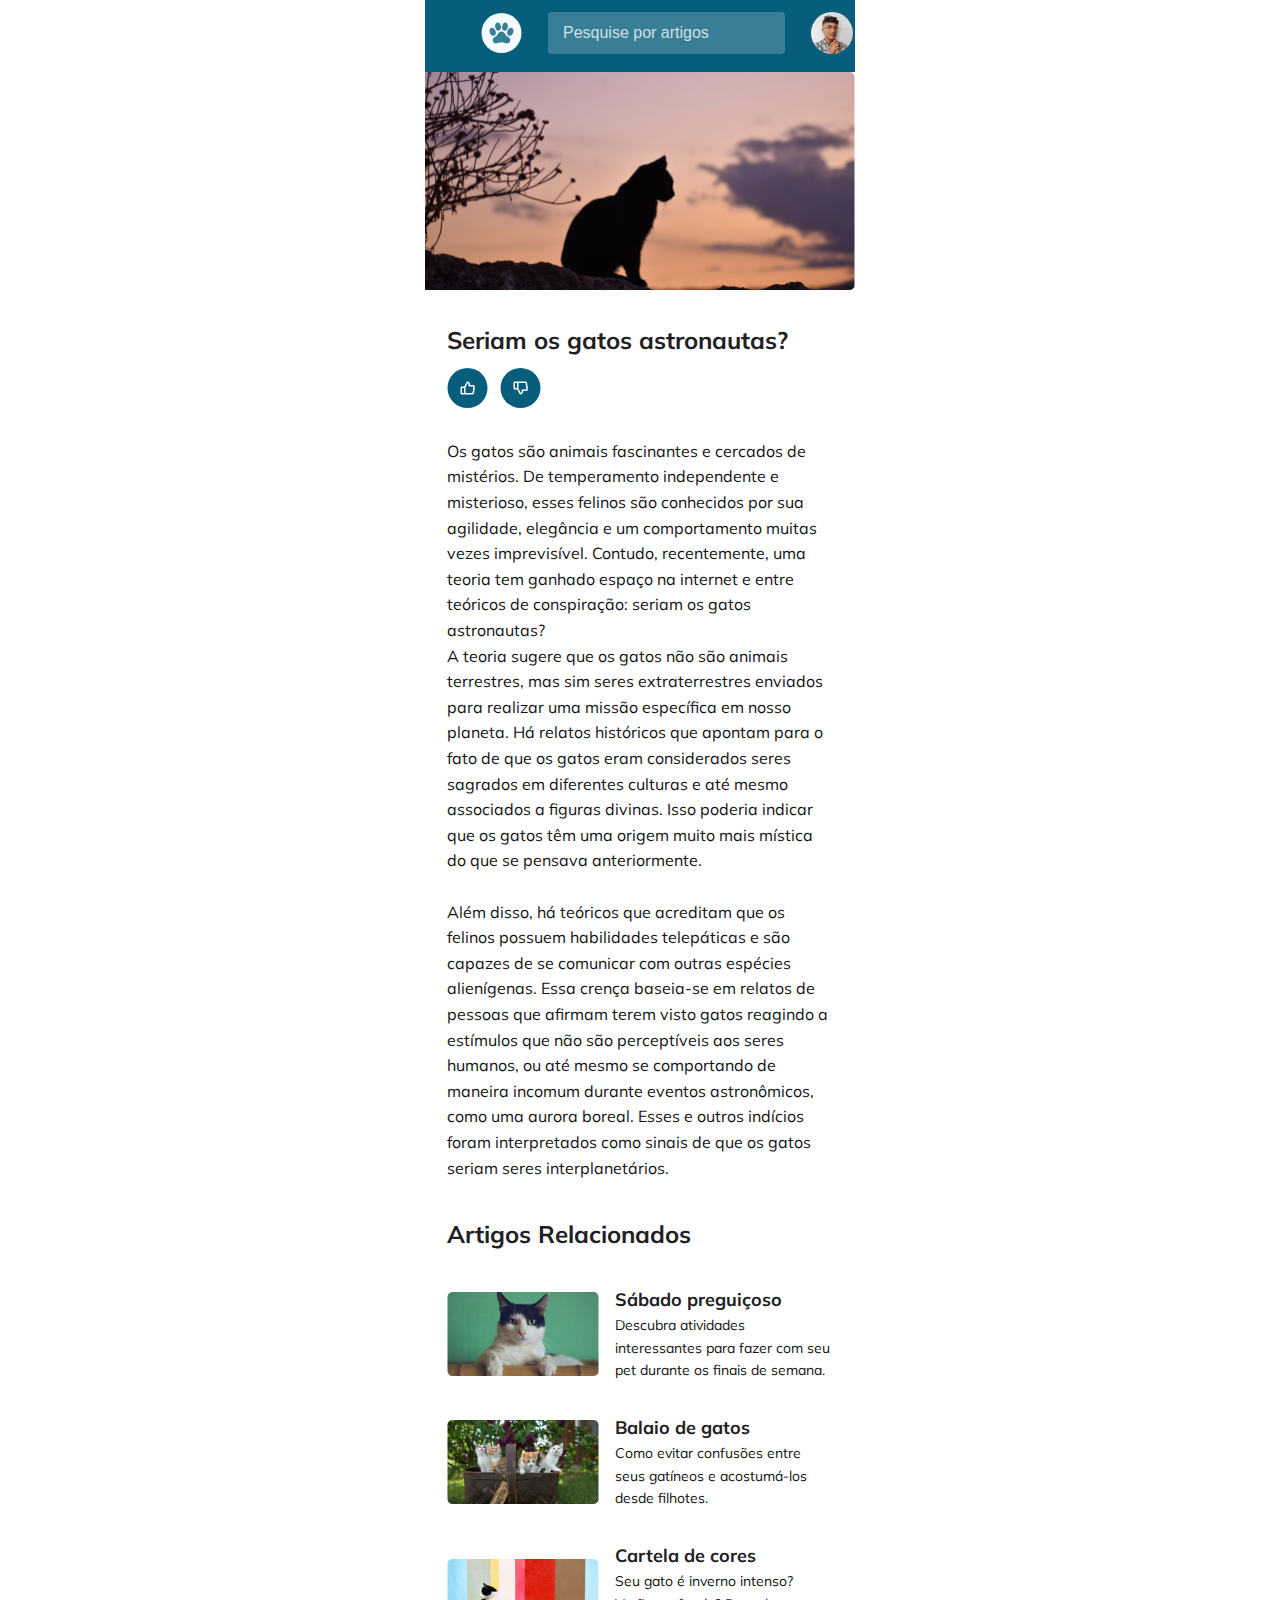
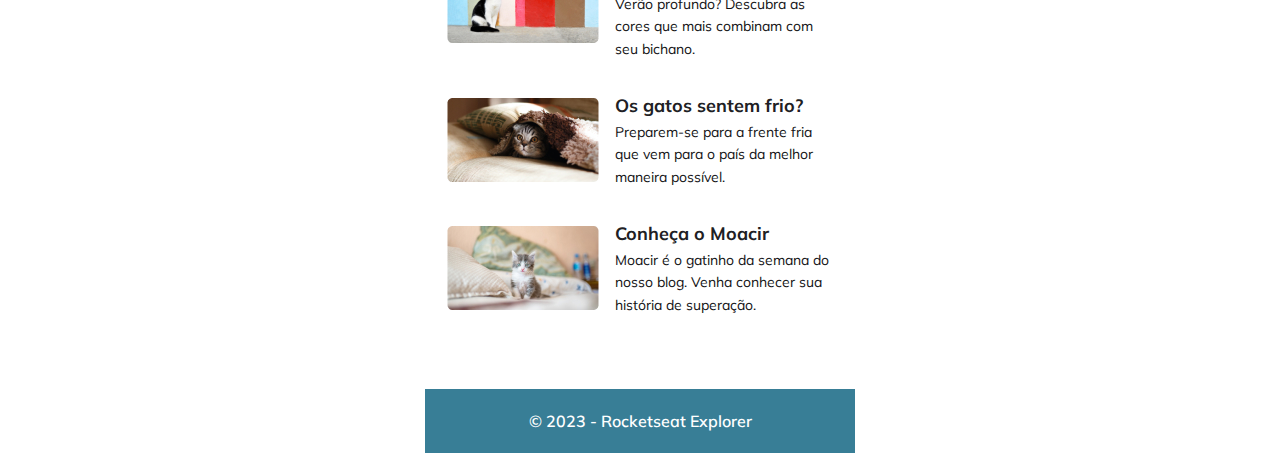
<file: Backup Blog Gatos/index.html>
<!DOCTYPE html>
<html lang="pt-br">
<head>

    <link rel="preconnect" href="https://fonts.googleapis.com">
    <link rel="preconnect" href="https://fonts.gstatic.com" crossorigin>
    <meta charset="UTF-8">
    <meta name="viewport" content="width=device-width, initial-scale=1.0">
    
    <title>Blog de Gatos</title>

    <link rel="stylesheet" href="./style.css">
    <link href="https://fonts.googleapis.com/css2?family=Mulish:wght@400;600;700&display=swap" rel="stylesheet">

</head>
<body>
    <div class="app">
        <header>
            <nav>
                <img class="logo" src="./assets/paw.svg" alt="imagem da logomarca">

                <form>
                    <div class="input-wrapper">
                        <label for="search">Pesquise por artigos</label>
                        <input type="text" id="search" placeholder="Pesquise por artigos">
                    </div>
                </form>

                <img class="avatar" src="./assets/Jojo.jpg" alt="imagem de um homem">
            </nav>
            
            
        </header>
        
        <img class="cat" src="./assets/cat.jpg" alt="imagem de um gato">
        
        <div class="box1">
                     
            <main>
                <h1>Seriam os gatos astronautas?</h1>
    
                <div class="buttons">
                    <img class="like" src="./assets/like.svg" alt="imagem de um like">
        
                    <img class="dislike" src="./assets/dislike.svg" alt="imagem de um dislike">
                </div>
    
                <p>Os gatos são animais fascinantes e cercados de mistérios. De temperamento independente e misterioso, esses felinos são conhecidos por sua agilidade, 
                    elegância e um comportamento muitas vezes imprevisível. Contudo, recentemente, uma teoria tem ganhado espaço na internet e entre teóricos de conspiração: 
                    seriam os gatos astronautas? <br>
                    A teoria sugere que os gatos não são animais terrestres, mas sim seres extraterrestres enviados para realizar uma missão específica em nosso planeta. 
                    Há relatos históricos que apontam para o fato de que os gatos eram considerados seres sagrados em diferentes culturas e até mesmo associados a 
                    figuras divinas. Isso poderia indicar que os gatos têm uma origem muito mais mística do que se pensava anteriormente.
                    <br><br>
                    Além disso, há teóricos que acreditam que os felinos possuem habilidades telepáticas e são capazes de se comunicar com outras espécies alienígenas. 
                    Essa crença baseia-se em relatos de pessoas que afirmam terem visto gatos reagindo a estímulos que não são perceptíveis aos seres humanos, 
                    ou até mesmo se comportando de maneira incomum durante eventos astronômicos, como uma aurora boreal. Esses e outros indícios foram interpretados 
                    como sinais de que os gatos seriam seres interplanetários.
                </p>
    
            </main>
        </div>

        <div class="box2">
            <aside>
                <h1>Artigos Relacionados</h1>
    
                <div class="container">
                    
                    <div class="frame">
                        <img src="./assets/01.jpg" alt="imagem de um gato olhando firme">
                            
                        <p><strong>Sábado preguiçoso</strong>
                        Descubra atividades interessantes para fazer com seu pet durante os finais de semana.
                        </p>
                    </div>
                </div>
    
                <div class="container">
                    <div class="frame">
                        <img src="./assets/02.jpg" alt="imagem de gatos dentro de um cesto">
          
                        <p><strong>Balaio de gatos</strong>
                        <br>
                        Como evitar confusões entre seus gatíneos e acostumá-los desde filhotes.</p>
                    </div>
                </div>
    
                <div class="container">
                    <div class="frame">
                        <img src="./assets/03.jpg" alt="imagem de um gato em frente a uma paleta de cores">
        
                        
                        
                        <p><strong>Cartela de cores</strong>
                        <br>
                        Seu gato é inverno intenso? Verão profundo? Descubra as cores que mais combinam com seu bichano.</p>
                    </div>
                </div>
    
                <div class="container">
                    <div class="frame">
                        <img src="./assets/04.jpg" alt="imagem de um gato embaixo de um edredom">
        
                        <p><strong>Os gatos sentem frio?</strong>
                        <br>
                        Preparem-se para a frente fria que vem para o país da melhor maneira possível.</p>
                    </div>
                </div>
    
                <div class="container">
                    <div class="frame">
                        <img src="./assets/05.jpg" alt="imagem de um gato em cima de uma cama">
        
                        <p><strong>Conheça o Moacir</strong>
                        <br>
                        Moacir é o gatinho da semana do nosso blog. Venha conhecer sua história de superação.</p>
                    </div>
                </div>
            </aside>
        </div>

        <footer>
            <p>© 2023 - Rocketseat Explorer</p>
        </footer>
    </div>
</body>
</html>
</file>
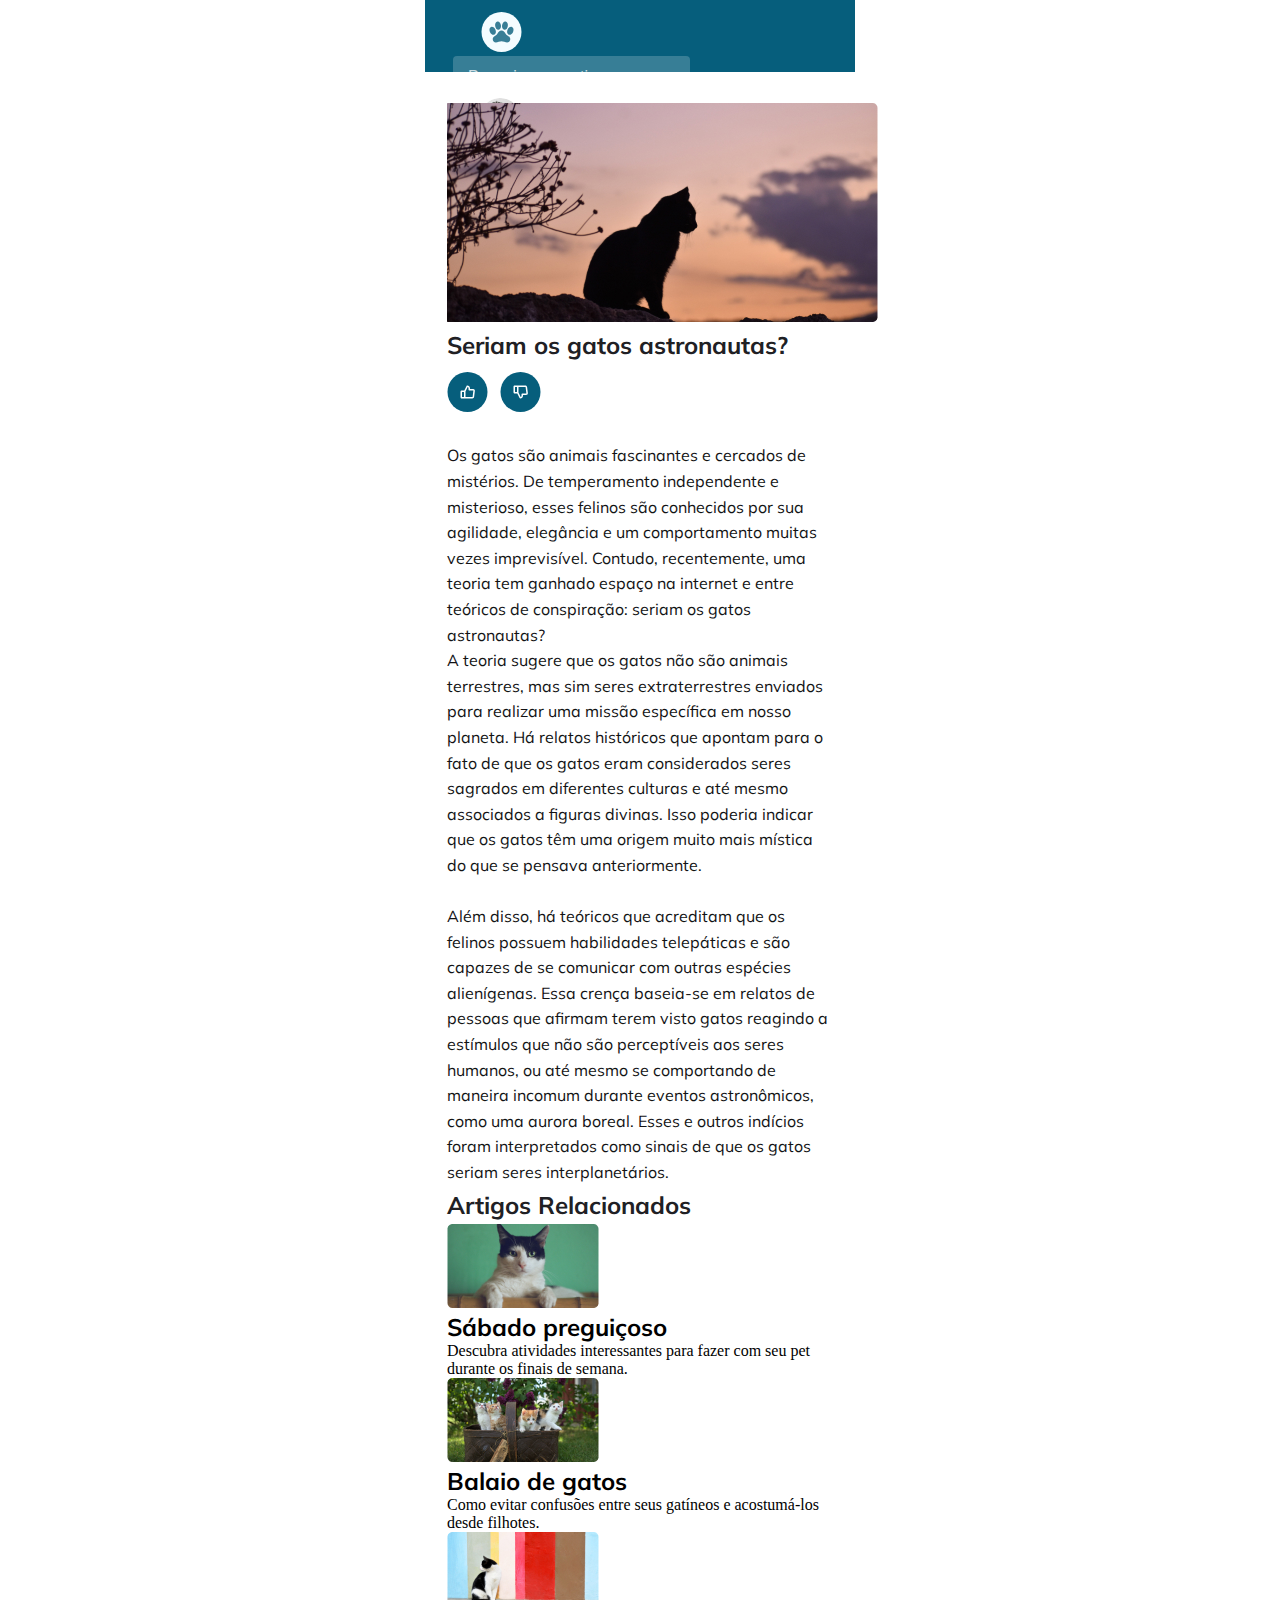
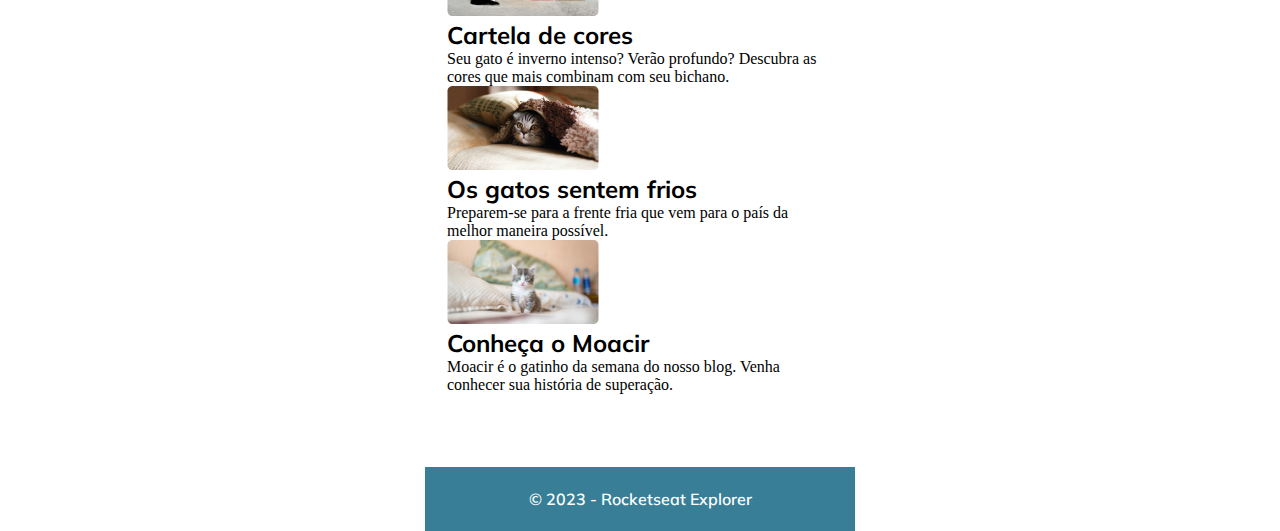
<file: Blog Gatos/index.html>
<!DOCTYPE html>
<html lang="pt-br">
<head>

    <link rel="preconnect" href="https://fonts.googleapis.com">
    <link rel="preconnect" href="https://fonts.gstatic.com" crossorigin>
    <meta charset="UTF-8">
    <meta name="viewport" content="width=device-width, initial-scale=1.0">
    
    <title>Blog de Gatos</title>

    <link rel="stylesheet" href="./style.css">
    <link href="https://fonts.googleapis.com/css2?family=Mulish:wght@400;600;700&display=swap" rel="stylesheet">

</head>
<body>
    <div class="app">
        <header>
            <img class="logo" src="./assets/paw.svg" alt="imagem da logomarca">
            <form>
                <div class="input-wrapper">
                    <label for="search">Pesquise por artigos</label>
                    <input type="text" id="search" placeholder="Pesquise por artigos">
                </div>
            </form>
            <img class="avatar" src="./assets/Jojo.jpg" alt="imagem de um homem">
        </header>
        
        
        <main>
            <img class="cat" src="./assets/cat.jpg" alt="imagem de um gato ao por do sol">

            <div class="left"> 

            <h1>Seriam os gatos astronautas?</h1>
    
                <div class="buttons">
                    <img class="like" src="./assets/like.svg" alt="imagem de um like">
            
                    <img class="like" src="./assets/dislike.svg" alt="imagem de um dislike">
                </div>
    
            <p>Os gatos são animais fascinantes e cercados de mistérios. De temperamento independente e misterioso, esses felinos são conhecidos por sua agilidade, 
                elegância e um comportamento muitas vezes imprevisível. Contudo, recentemente, uma teoria tem ganhado espaço na internet e entre teóricos de conspiração: 
                seriam os gatos astronautas? <br>
                A teoria sugere que os gatos não são animais terrestres, mas sim seres extraterrestres enviados para realizar uma missão específica em nosso planeta. 
                Há relatos históricos que apontam para o fato de que os gatos eram considerados seres sagrados em diferentes culturas e até mesmo associados a 
                figuras divinas. Isso poderia indicar que os gatos têm uma origem muito mais mística do que se pensava anteriormente.
                <br><br>
                Além disso, há teóricos que acreditam que os felinos possuem habilidades telepáticas e são capazes de se comunicar com outras espécies alienígenas. 
                Essa crença baseia-se em relatos de pessoas que afirmam terem visto gatos reagindo a estímulos que não são perceptíveis aos seres humanos, 
                ou até mesmo se comportando de maneira incomum durante eventos astronômicos, como uma aurora boreal. Esses e outros indícios foram interpretados 
                como sinais de que os gatos seriam seres interplanetários.
            </p>
    
            
            </div>

            <div class="container">
                <h1>Artigos Relacionados</h1>
                
                <section>
                    <figure class="item">
                        <img src="./assets/01.jpg" alt="imagem de um gato olhando firme">
                        <figcaption class="details">
                            <h2>Sábado preguiçoso</h2>
                            <div class="tags">
                                Descubra atividades interessantes para fazer com seu 
                                pet durante os finais de semana.
                            </div>
                        </figcaption>
                    </figure>
    
                    <figure class="item">
                        <img src="./assets/02.jpg" alt="imagem de uma cesta com vários gatos">
                        <figcaption class="details">
                            <h2>Balaio de gatos</h2>
                            <div class="tags">
                                Como evitar confusões entre seus gatíneos 
                                e acostumá-los desde filhotes.
                            </div>
                        </figcaption>
                    </figure>
    
                    <figure class="item">
                        <img src="./assets/03.jpg" alt="imagem de um galeto em frente a uma paleta de cores">
                        <figcaption class="details">
                            <h2>Cartela de cores</h2>
                            <div class="tags">
                                Seu gato é inverno intenso? Verão profundo? 
                                Descubra as cores que mais combinam com seu bichano.
                            </div>
                        </figcaption>
                    </figure>

                    <figure class="item">
                        <img src="./assets/04.jpg" alt="imagem de um gato embaixo de um edredom">
                        <figcaption class="details">
                            <h2>Os gatos sentem frios</h2>
                            <div class="tags">
                                Preparem-se para a frente fria que vem para 
                                o país da melhor maneira possível.
                            </div>
                        </figcaption>
                    </figure>

                    <figure class="item">
                        <img src="./assets/05.jpg" alt="imagem de um gato em cima da cama">
                        <figcaption class="details">
                            <h2>Conheça o Moacir</h2>
                            <div class="tags">
                                Moacir é o gatinho da semana do nosso blog. 
                                Venha conhecer sua história de superação.
                            </div>
                        </figcaption>
                    </figure>
                </section>
            </div>
        </main>

        <footer>
            <p>© 2023 - Rocketseat Explorer</p>
        </footer>
    </div>
</body>
</html>
</file>
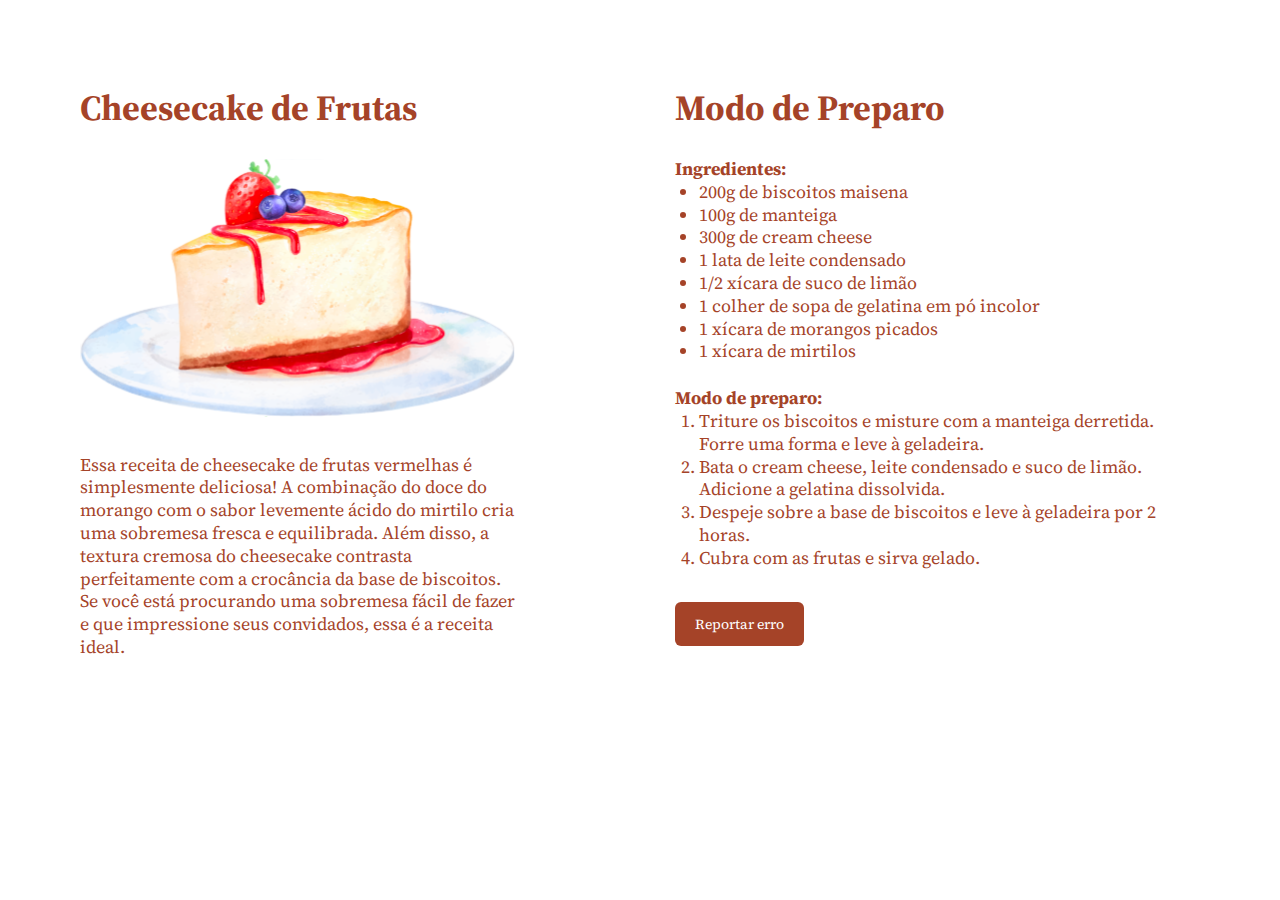
<file: Cheesecake/index.html>
<!DOCTYPE html>
<html lang="pt-br">
<head>
    <meta charset="UTF-8">
    <meta name="viewport" content="width=device-width, initial-scale=1.0">
    <link rel="preconnect" href="https://fonts.googleapis.com">
    <link rel="preconnect" href="https://fonts.gstatic.com" crossorigin>
    
    <title>Receita de Cheesecake</title>

    <link href="https://fonts.googleapis.com/css2?family=Source+Serif+4:wght@500&family=Source+Serif+Pro:wght@400;700&display=swap"
    rel="stylesheet">
    <link rel="stylesheet" href="./style.css">

</head>
<body>
    <main>
        <div class="recipe">
            <h1>Cheesecake de Frutas</h1>
            <img src="/Cheesecake/assets/img.svg" alt="imagemn de um cheesecake">
            <p>Essa receita de cheesecake de frutas vermelhas é simplesmente deliciosa! A combinação do doce do morango com o sabor levemente 
            ácido do mirtilo cria uma sobremesa fresca e equilibrada. Além disso, a textura cremosa do cheesecake contrasta perfeitamente com a 
            crocância da base de biscoitos. Se você está procurando uma sobremesa fácil de fazer e que impressione seus convidados, essa é a receita ideal.
            </p>
        </div>

        <div class="ingredients">
            <h2>Modo de Preparo</h2>

            <strong>Ingredientes:</strong>
        
            <ul>
                <li>200g de biscoitos maisena</li>
                <li>100g de manteiga</li>
                <li>300g de cream cheese</li>
                <li>1 lata de leite condensado</li>
                <li>1/2 xícara de suco de limão</li>
                <li>1 colher de sopa de gelatina em pó incolor</li>
                <li>1 xícara de morangos picados</li>
                <li>1 xícara de mirtilos</li>
            </ul>

            <strong>Modo de preparo:</strong>
            <br>
            <ol>
                <li>Triture os biscoitos e misture com a manteiga derretida. Forre uma forma e leve à geladeira.</li>
                <li>Bata o cream cheese, leite condensado e suco de limão. Adicione a gelatina dissolvida.</li>
                <li>Despeje sobre a base de biscoitos e leve à geladeira por 2 horas.</li>
                <li>Cubra com as frutas e sirva gelado.</li>
            </ol>

            <button>Reportar erro</button>
        </div>
    </main>
    
</body>
</html>
</file>
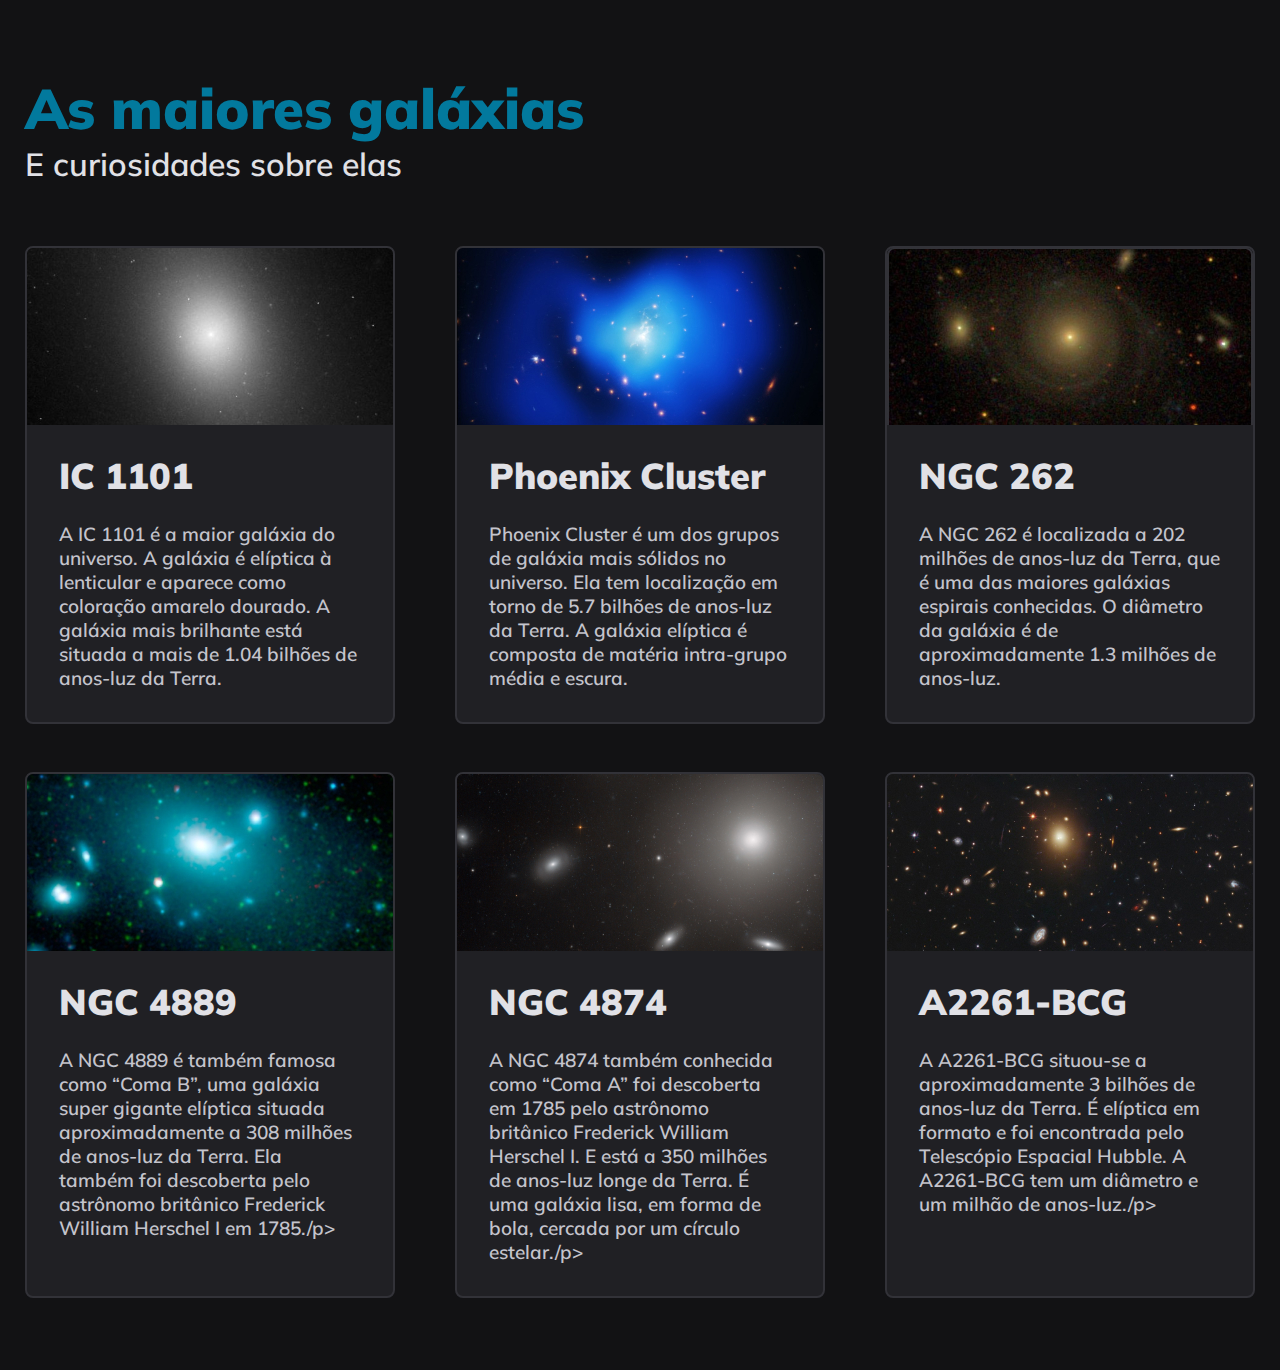
<file: Galaxies/index.html>
<!DOCTYPE html>
<html lang="pt-br">
<head>
    <meta charset="UTF-8">
    <meta name="viewport" content="width=device-width, initial-scale=1.0">
    <link rel="preconnect" href="https://fonts.googleapis.com">
    <link rel="preconnect" href="https://fonts.gstatic.com" crossorigin>

    <title>Galaxies</title>

    <link href="https://fonts.googleapis.com/css2?family=Mulish:wght@400;600;900&display=swap" rel="stylesheet">    

    <link rel="stylesheet" href="/Galaxies/style.css">
</head>
<body>
    <header>
        <h1>As maiores galáxias</h1>
        <p>E curiosidades sobre elas</p>
    </header>

    <main>
        <div class="card">
            <img src="/Galaxies/assets/01.jpg" alt="IC 1101">
            <h2>IC 1101</h2>
            <p>A IC 1101 é a maior galáxia do universo. A galáxia é elíptica à lenticular e aparece como coloração amarelo dourado. 
                A galáxia mais brilhante está situada a mais de 1.04 bilhões de anos-luz da Terra. </p>
        </div>

        <div class="card">
            <img src="/Galaxies/assets/02.jpg" alt="Phoenix Cluster">
            <h2>Phoenix Cluster</h2>
            <p>Phoenix Cluster é um dos grupos de galáxia mais sólidos no universo. Ela tem localização em torno de 5.7 bilhões de anos-luz da Terra. 
                A galáxia elíptica é composta de matéria intra-grupo média e escura.</p>
        </div>

        <div class="card">
            <img src="./assets/03.jpg" alt="PNGC 262">
            <h2>NGC 262</h2>
            <p>A NGC 262 é localizada a 202 milhões de anos-luz da Terra, que é uma das maiores galáxias espirais conhecidas. 
                O diâmetro da galáxia é de aproximadamente 1.3 milhões de anos-luz. </p>
        </div>

        <div class="card">
            <img src="/Galaxies/assets/04.jpg" alt="NGC 4889">
            <h2>NGC 4889</h2>
            <p>A NGC 4889 é também famosa como “Coma B”, uma galáxia super gigante elíptica situada aproximadamente a 308 milhões de anos-luz da Terra. 
                Ela também foi descoberta pelo astrônomo britânico Frederick William Herschel I em 1785./p>
        </div>

        <div class="card">
            <img src="/Galaxies/assets/05.jpg" alt="NGC 4874">
            <h2>NGC 4874</h2>
            <p>A NGC 4874 também conhecida como “Coma A” foi descoberta em 1785 pelo astrônomo britânico Frederick William Herschel I. 
                E está a 350 milhões de anos-luz longe da Terra. É uma galáxia lisa, em forma de bola, cercada por um círculo estelar./p>
        </div>

        <div class="card">
            <img src="/Galaxies/assets/06.jpg" alt="A2261-BCG">
            <h2>A2261-BCG</h2>
            <p>A A2261-BCG situou-se a aproximadamente 3 bilhões de anos-luz da Terra. É elíptica em formato e foi encontrada pelo Telescópio 
                Espacial Hubble. A A2261-BCG tem um diâmetro e um milhão de anos-luz./p>
        </div>
    </main>
</body>
</html>
</file>
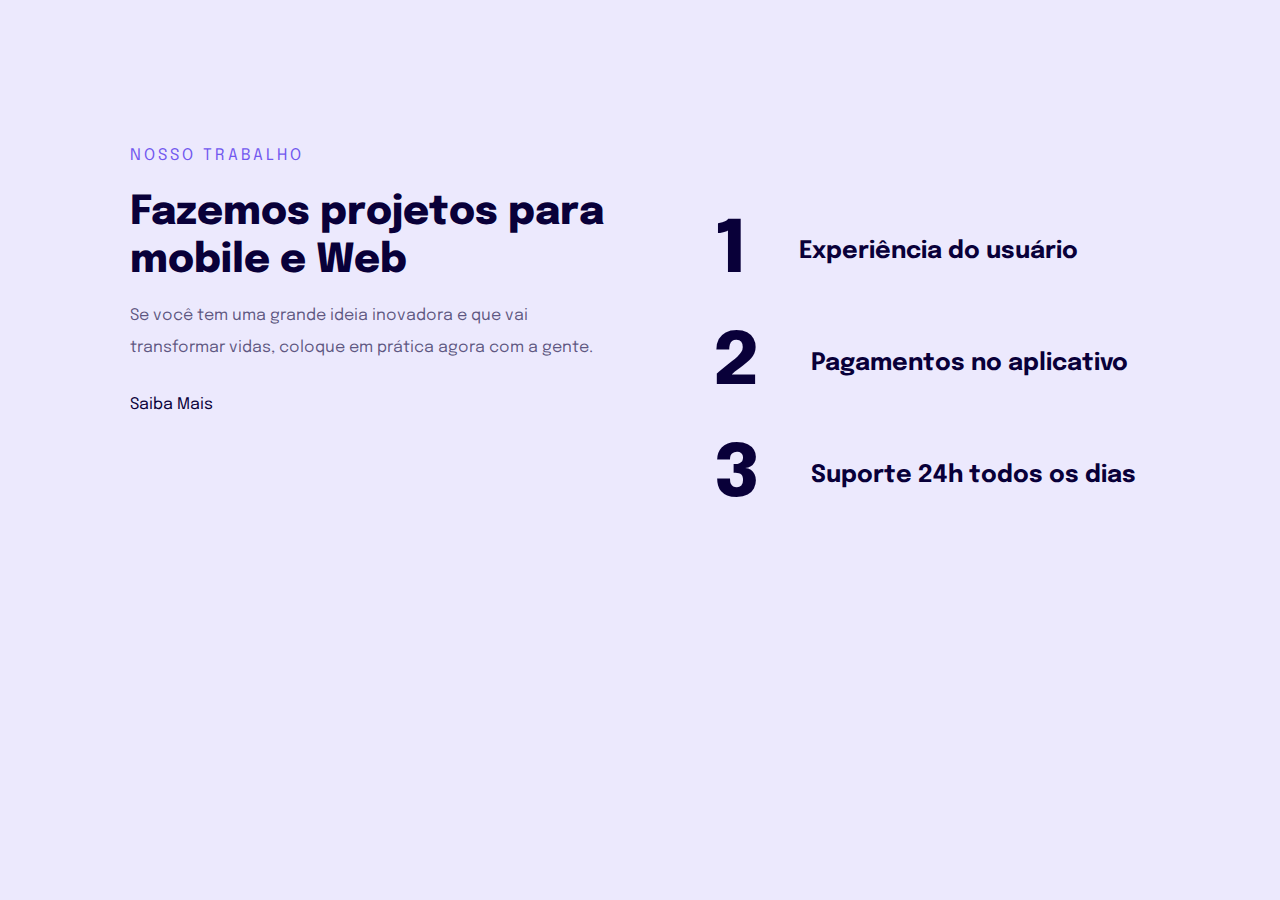
<file: Responsividade/index.html>
<!DOCTYPE html>
<html lang="pt-br">
<head>
    <meta charset="UTF-8">
    <meta name="viewport" content="width=device-width, initial-scale=1.0">

    <link rel="preconnect" href="https://fonts.googleapis.com">
    <link rel="preconnect" href="https://fonts.gstatic.com" crossorigin>

    <title>Introdução a responsividade</title>

    <link href="https://fonts.googleapis.com/css2?family=Epilogue:wght@400;700;800&display=swap" rel="stylesheet">
    <link rel="stylesheet" href="style.css">

</head>
<body>
    <main>
        <div>
            <p>Nosso Trabalho</p>
    
            <h1>Fazemos projetos para
                mobile e Web</h1>
    
            <p>Se você tem uma grande ideia inovadora e que vai transformar vidas, coloque em prática agora com a gente.</p>
    
            <a href="#">Saiba Mais</a>        
        </div>

        <ul>
            <li><span>1</span>Experiência do usuário</li>
            <li><span>2</span>Pagamentos no aplicativo</li>
            <li><span>3</span>Suporte 24h todos os dias</li>
        </ul>
    </main>
</body>
</html>
</file>
<file: Backup Blog Gatos/style.css>
* {
    margin: 0;
    padding: 0;

    box-sizing: border-box;
    -webkit-font-smoothing: antialised;
    -moz-osx-font-smoothing: grayscale;
}

:root {
    font-size: 62.5%;
}

header, nav, form, h1, h2, p {
    font-family: 'Mulish', sans-serif;
}

body {
    font-size: 1.6rem;
    background: #FFF;   
}

.app {
    width: 43rem;

    margin-inline: auto;

    box-sizing: content-box;

    display: flex;
    flex-direction: column;
}

header {
    background: #065E7C;
    height: 7.2rem;
    padding: 1.2rem 2.8rem;
    gap: 2.6rem;
    font-weight: 600;
}


header nav {
    display: flex;
    flex-direction: row;
    align-items: center;
    justify-content: space-evenly;
}

.input-wrapper input {
    border: 0;
    padding: 12px 15px;
    border-radius: .4rem;
    background: rgba(255, 255, 255, 0.20);
    font-size: 1.6rem;
}

.input-wrapper input::placeholder {
    color: #FFF;
    opacity: .75;
}

.logo {
    margin-left: 2.8rem;
    margin-right: 2.6rem;
}


.avatar {
    height: 4.2rem;
    width: 4.2rem;
    
    object-fit: cover;
    
    border-radius: 50%;
    margin-left: 2.6rem;
    margin-right: 2.8rem;
}

.input-wrapper label {
    width: .1rem;
    height: .1rem;
    overflow: hidden;
    position: absolute;
}

main {
    margin-top: 3.1rem;
    padding: 0 2.2rem;
}

main h1 {
    color:#202024;
    font-size: 2.4rem;
    font-weight: 700;
    line-height: 160%;
}

.buttons {
    margin: .8rem auto 3.1rem;
    display: flex;
    flex-direction: row;
    gap: 1.2rem;
}

main p {
    color: #121214;
    font-weight: 400;
    line-height: 160%;
   

    width: 38.2rem;
}

aside {
    margin-top: 3.4rem;
    padding: 0 2.2rem;
}

aside h1 {
    color: #202024;
    font-size: 2.4rem;
    font-weight: 700;
    line-height: 160%;
    margin-bottom: 3.2rem;
}

.container {
    display: inline-flex;
    flex-direction: column;
    align-items: flex-start;
    margin-bottom: 32px;
}

.frame {
    display: flex;
    align-items: center;
    gap: 1.6rem;
}

.frame strong {
    color: #202024;
    font-size: 1.8rem;
    font-weight: 700;
    line-height: 160%;
}

.frame p {
    color: #121214;

    font-size: 1.4rem;
    font-style: normal;
    font-weight: 400;
    line-height: 160%;
}

footer {
    background: #387E96;
    display: flex;
    height: 6.4rem;
    padding: 0 1.6rem;
    flex-direction: column;
    justify-content: center;
    align-items: center;
    gap: 1rem;

    margin-top: 4.1rem;
}

footer p {
    color: #FFF;
    text-align: center;
    font-weight: 600;
}
</file>
<file: Blog Gatos/style.css>
* {
    margin: 0;
    padding: 0;

    box-sizing: border-box;
    -webkit-font-smoothing: antialised;
    -moz-osx-font-smoothing: grayscale;
}

:root {
    font-size: 62.5%;
}

header, nav, form, h1, h2, p {
    font-family: 'Mulish', sans-serif;
}

body {
    font-size: 1.6rem;
    background: #FFF;   
}

.app {
    width: 43rem;

    margin-inline: auto;

    box-sizing: content-box;

    display: flex;
    flex-direction: column;
}

header {
    background: #065E7C;
    height: 7.2rem;
    padding: 1.2rem 2.8rem;
    gap: 2.6rem;
    font-weight: 600;
}


header nav {
    display: flex;
    flex-direction: row;
    align-items: center;
    justify-content: space-evenly;
}

.input-wrapper input {
    border: 0;
    padding: 12px 15px;
    border-radius: .4rem;
    background: rgba(255, 255, 255, 0.20);
    font-size: 1.6rem;
}

.input-wrapper input::placeholder {
    color: #FFF;
    opacity: .75;
}

.logo {
    margin-left: 2.8rem;
    margin-right: 2.6rem;
}


.avatar {
    height: 4.2rem;
    width: 4.2rem;
    
    object-fit: cover;
    
    border-radius: 50%;
    margin-left: 2.6rem;
    margin-right: 2.8rem;
}

.input-wrapper label {
    width: .1rem;
    height: .1rem;
    overflow: hidden;
    position: absolute;
}

main {
    margin-top: 3.1rem;
    padding: 0 2.2rem;
}

main h1 {
    color:#202024;
    font-size: 2.4rem;
    font-weight: 700;
    line-height: 160%;
}

.buttons {
    margin: .8rem auto 3.1rem;
    display: flex;
    flex-direction: row;
    gap: 1.2rem;
}

main p {
    color: #121214;
    font-weight: 400;
    line-height: 160%;
   

    width: 38.2rem;
}

aside {
    margin-top: 3.4rem;
    padding: 0 2.2rem;
}

aside h1 {
    color: #202024;
    font-size: 2.4rem;
    font-weight: 700;
    line-height: 160%;
    margin-bottom: 3.2rem;
}

.container {
    display: inline-flex;
    flex-direction: column;
    align-items: flex-start;
    margin-bottom: 32px;
}

.frame {
    display: flex;
    align-items: center;
    gap: 1.6rem;
}

.frame strong {
    color: #202024;
    font-size: 1.8rem;
    font-weight: 700;
    line-height: 160%;
}

.frame p {
    color: #121214;

    font-size: 1.4rem;
    font-style: normal;
    font-weight: 400;
    line-height: 160%;
}

footer {
    background: #387E96;
    display: flex;
    height: 6.4rem;
    padding: 0 1.6rem;
    flex-direction: column;
    justify-content: center;
    align-items: center;
    gap: 1rem;

    margin-top: 4.1rem;
}

footer p {
    color: #FFF;
    text-align: center;
    font-weight: 600;
}
</file>
<file: Cheesecake/style.css>
* {
    margin: 0;
    padding: 0;
    box-sizing: border-box;

    -webkit-font-smoothing: antialised;
    -moz-osx-font-smoothing: grayscale;
}

:root {
    font-family: "Source Serif Pro";
    font-size: 62.5%;
}

body {
    color: #A54328;
    font-size: 1.6rem;

}

main {
    max-width: 32rem;

    margin-inline: auto;

    padding: 5.6rem 4rem;
    box-sizing: content-box;

    display: flex;
    flex-direction: column;
    gap: 3.2rem;
}    

img {
    width: 100%;
    margin-block: 3.2rem;
}

button {
    font-family: 'Source Serif 4', serif;
    background: #A54328;

    color: #FFF;

    border: 0;
    padding: 0.8rem 1.2rem;
    border-radius: 0.6rem;

    margin-top: 3.2rem;
}

h1,h2 {
    font-size: clamp(2.8rem, 2vw + 1rem, 4rem);
    line-height: clamp(3.6rem, 2vw + 1rem, 5rem);
}

h2 {
    margin-bottom: 3.2rem;
}

p, li, strong {
    font-size: clamp(1.4rem, 1vw + 0.5rem, 2rem);
    line-height: clamp(1.8rem, 1vw + 1rem, 2.4rem)
}

ul, ol {
    padding-left: 2.4rem;
}

ul {
    margin-bottom: 2.4rem;
}

@media (min-width: 1120px) {
    main {
        flex-direction: row;
        max-width: fit-content;
        gap: 16rem;

        padding: 9rem 6rem;
    }

    .recipe {
    max-width: 43.5rem
    }

    .ingredients {
        max-width: 52.5rem;
    }

    button {
        padding: 1rem 2rem;
        font-size: 1.4rem;
        line-height: 2.4rem;
    }
}
</file>
<file: Galaxies/style.css>
* {
    margin: 0;
    padding: 0;
    box-sizing: border-box;
}

:root {
    font-family: Mulish;
}

body {
    background: #121214;
    display: grid;
    justify-content: center;

    padding: 72px 104px;
}

header h1 {
    font-weight: 900;
    font-size: 56px;
    line-height: 72px;

    color: #02799d;
}

header p {
    color: #E1E1E6;
    font-size: 32px;
    font-weight: 600;
}

main {
    margin-top: 62px;
    display: grid;
    grid-template-columns: repeat(3, 370px);
    
    gap: 48px 60px;
    
}

.card {
    border-radius: 8px;
    border: 2px solid #323238;
    background: #202024;  

    overflow: hidden;

}

.card h2 {
    color: #E1E1E6;
    font-size: 36px;
    font-weight: 900;

    padding: 24px 32px 0;
}

.card p {
    color: #C4C4CC;
    font-size: 19px;
    font-weight: 600;

    padding: 24px 32px 32px;
}
</file>
<file: Responsividade/style.css>
* {
    margin: 0;
    padding: 0;
    box-sizing: border-box;
}

:root {
    font-size: 62.5%;
}

body {
    background: #ECE9FD;
    padding: 6.0rem 2.3rem 6.6rem;
    
    font-size: 1.6rem;
    font-family: Epilogue;
}

main {
    max-width: 33rem;
    margin: 0 auto;
}

main p:first-child {
    color: var(--text-dark-accent, #7158EF);
    font-feature-settings: 'clig' off, 'liga' off;

    font-size: 1.6rem;
    line-height: 3.2rem;
    letter-spacing: 3px;
    text-transform: uppercase;

    margin-bottom: 1.7rem;
}

h1 {
    font-family: 'Epilogue', sans-serif;
    font-size: 4.0rem;
    line-height: 4.8rem;
    font-weight: 800;

    color: var(--text-dark, #090039);
    font-feature-settings: 'clig' off, 'liga' off;

    margin-bottom: 1.5rem;
}

h1 + p {
    color: var(--text-dark-gray, rgba(10, 0, 57, 0.64));
    font-feature-settings: 'clig' off, 'liga' off;

    line-height: 3.2rem;
    margin-bottom: 3.2rem;
}

ul {
    list-style: none;

    margin-top: 7.2rem;
}

ul li {
    font-weight: 700;
    font-size: 2.4rem;
    line-height: 3.2rem;
    color: #090039;

    max-width: 25.7rem;

    display: flex;
    align-items: center;
    gap: 3.8rem;
}

ul li + li {
    margin-top: 3.2rem;
}

ul li span {
    font-weight: 800;
    font-size: 7.2rem;
    line-height: 8.0rem;
    letter-spacing: -2px;
    color: #090039;
}

a {
    color: var(--text-dark, #090039);
    font-feature-settings: 'clig' off, 'liga' off;

    text-decoration: none;
}

a:hover {
    color: var(--text-dark, #090039);
    font-feature-settings: 'clig' off, 'liga' off;
    font-weight: bold;
}

@media (min-width: 700px) {

    body {
        margin: 8rem;
    }

    main {
        max-width: 1020px;
        display: flex;
        gap: 10rem;
    }

    main > div {
        max-width: 484px;
    }

    ul li {
        gap: 5.3rem;
        max-width: 450px;
        align-items: center;
    }
}
</file>
